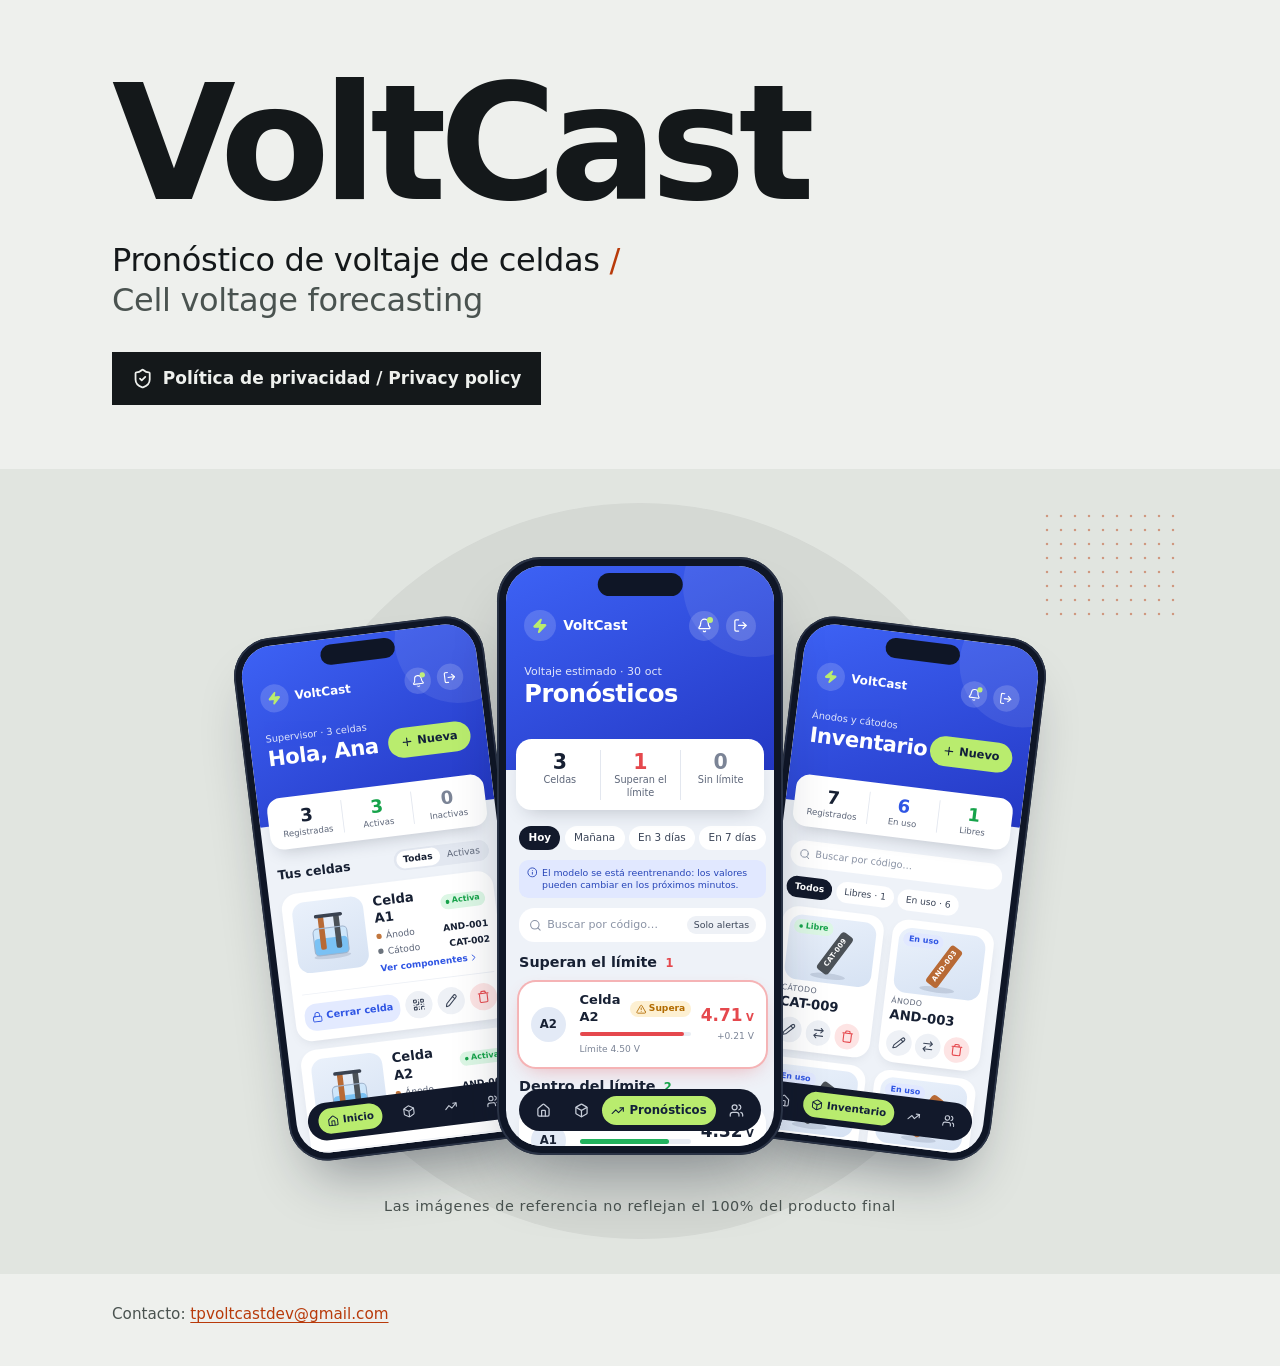
<file: index.html>
<!doctype html>
<html lang="es">
<head>
  <meta charset="utf-8">
  <meta name="viewport" content="width=device-width, initial-scale=1">
  <title>VoltCast</title>
  <meta name="description" content="Pronóstico de voltaje de celdas / Cell voltage forecasting">
  <link rel="icon" href="favicon.png" type="image/png">
  <link rel="stylesheet" href="style.css">
</head>
<body>
  <!-- Íconos reutilizados por las pantallas de muestra -->
  <svg width="0" height="0" style="position:absolute" aria-hidden="true">
    <symbol id="i-zap" viewBox="0 0 24 24"><path d="M4 14a1 1 0 0 1-.78-1.63l9.9-10.2a.5.5 0 0 1 .86.46l-1.92 6.02A1 1 0 0 0 13 10h7a1 1 0 0 1 .78 1.63l-9.9 10.2a.5.5 0 0 1-.86-.46l1.92-6.02A1 1 0 0 0 11 14z"/></symbol>
    <symbol id="i-bell" viewBox="0 0 24 24"><path d="M10.27 21a2 2 0 0 0 3.46 0"/><path d="M3.26 15.33A1 1 0 0 0 4 17h16a1 1 0 0 0 .74-1.67C19.41 13.96 18 12.5 18 8A6 6 0 0 0 6 8c0 4.5-1.41 5.96-2.74 7.33"/></symbol>
    <symbol id="i-out" viewBox="0 0 24 24"><path d="m16 17 5-5-5-5"/><path d="M21 12H9"/><path d="M9 21H5a2 2 0 0 1-2-2V5a2 2 0 0 1 2-2h4"/></symbol>
    <symbol id="i-plus" viewBox="0 0 24 24"><path d="M5 12h14M12 5v14"/></symbol>
    <symbol id="i-home" viewBox="0 0 24 24"><path d="M15 21v-8a1 1 0 0 0-1-1h-4a1 1 0 0 0-1 1v8"/><path d="M3 10a2 2 0 0 1 .71-1.53l7-6a2 2 0 0 1 2.58 0l7 6A2 2 0 0 1 21 10v9a2 2 0 0 1-2 2H5a2 2 0 0 1-2-2z"/></symbol>
    <symbol id="i-box" viewBox="0 0 24 24"><path d="M21 8a2 2 0 0 0-1-1.73l-7-4a2 2 0 0 0-2 0l-7 4A2 2 0 0 0 3 8v8a2 2 0 0 0 1 1.73l7 4a2 2 0 0 0 2 0l7-4A2 2 0 0 0 21 16Z"/><path d="m3.3 7 8.7 5 8.7-5M12 22V12"/></symbol>
    <symbol id="i-chart" viewBox="0 0 24 24"><path d="M16 7h6v6"/><path d="m22 7-8.5 8.5-5-5L2 17"/></symbol>
    <symbol id="i-users" viewBox="0 0 24 24"><path d="M16 21v-2a4 4 0 0 0-4-4H6a4 4 0 0 0-4 4v2"/><circle cx="9" cy="7" r="4"/><path d="M22 21v-2a4 4 0 0 0-3-3.87M16 3.13a4 4 0 0 1 0 7.75"/></symbol>
    <symbol id="i-lock" viewBox="0 0 24 24"><rect width="18" height="11" x="3" y="11" rx="2"/><path d="M7 11V7a5 5 0 0 1 10 0v4"/></symbol>
    <symbol id="i-unlock" viewBox="0 0 24 24"><rect width="18" height="11" x="3" y="11" rx="2"/><path d="M7 11V7a5 5 0 0 1 9.9-1"/></symbol>
    <symbol id="i-qr" viewBox="0 0 24 24"><rect width="5" height="5" x="3" y="3" rx="1"/><rect width="5" height="5" x="16" y="3" rx="1"/><rect width="5" height="5" x="3" y="16" rx="1"/><path d="M21 16h-3a2 2 0 0 0-2 2v3M21 21v.01M12 7v3a2 2 0 0 1-2 2H7M3 12h.01M12 3h.01M12 16v.01M16 12h1M21 12v.01M12 21v-1"/></symbol>
    <symbol id="i-edit" viewBox="0 0 24 24"><path d="M21.17 6.81a1 1 0 0 0-3.98-3.99L3.84 16.17a2 2 0 0 0-.5.83l-1.32 4.35a.5.5 0 0 0 .62.62l4.35-1.32a2 2 0 0 0 .83-.5z"/><path d="m15 5 4 4"/></symbol>
    <symbol id="i-trash" viewBox="0 0 24 24"><path d="M3 6h18M19 6v14c0 1-1 2-2 2H7c-1 0-2-1-2-2V6M8 6V4c0-1 1-2 2-2h4c1 0 2 1 2 2v2"/></symbol>
    <symbol id="i-swap" viewBox="0 0 24 24"><path d="m16 3 4 4-4 4M20 7H4M8 21l-4-4 4-4M4 17h16"/></symbol>
    <symbol id="i-search" viewBox="0 0 24 24"><circle cx="11" cy="11" r="8"/><path d="m21 21-4.3-4.3"/></symbol>
    <symbol id="i-info" viewBox="0 0 24 24"><circle cx="12" cy="12" r="10"/><path d="M12 16v-4M12 8h.01"/></symbol>
    <symbol id="i-alert" viewBox="0 0 24 24"><path d="m21.73 18-8-14a2 2 0 0 0-3.48 0l-8 14A2 2 0 0 0 4 21h16a2 2 0 0 0 1.73-3"/><path d="M12 9v4M12 17h.01"/></symbol>
    <symbol id="i-chev" viewBox="0 0 24 24"><path d="m9 18 6-6-6-6"/></symbol>
    <symbol id="cell" viewBox="0 0 80 80"><ellipse cx="40" cy="70" rx="26" ry="4" fill="#0b1a3a" opacity=".12"/><rect x="16" y="30" width="48" height="38" rx="6" fill="#bfe3ff" opacity=".55"/><rect x="16" y="44" width="48" height="24" rx="6" fill="#5fb6f2" opacity=".75"/><rect x="25" y="12" width="8" height="48" rx="3" fill="#b86a35"/><rect x="47" y="12" width="8" height="48" rx="3" fill="#4b5157"/><rect x="20" y="10" width="40" height="5" rx="2.5" fill="#3a4250"/><rect x="16" y="30" width="48" height="38" rx="6" fill="none" stroke="#9fb3cc" stroke-width="1.5"/></symbol>
  </svg>

  <header class="hero">
    <h1>VoltCast</h1>
    <p class="tagline">
      <span lang="es">Pronóstico de voltaje de celdas</span>
      <span class="sep" aria-hidden="true">/</span>
      <span lang="en">Cell voltage forecasting</span>
    </p>
    <a class="btn" href="privacy.html">
      <svg class="icon" viewBox="0 0 24 24" aria-hidden="true"><path d="M20 13c0 5-3.5 7.5-7.66 8.95a1 1 0 0 1-.67-.01C7.5 20.5 4 18 4 13V6a1 1 0 0 1 1-1c2 0 4.5-1.2 6.24-2.72a1.17 1.17 0 0 1 1.52 0C14.51 3.81 17 5 19 5a1 1 0 0 1 1 1z"/><path d="m9 12 2 2 4-4"/></svg>
      Política de privacidad / Privacy policy
    </a>
  </header>
  <main>
    <figure class="showcase">
      <div class="stage" role="img" aria-label="Tres pantallas de la app: celdas del supervisor, inventario de ánodos y cátodos, y pronósticos de voltaje / Three app screens: supervisor cells, anode and cathode inventory, and voltage forecasts">

        <!-- 1 · Inicio -->
        <div class="phone">
          <div class="screen">
            <div class="ah">
              <div class="bar"><span class="brand"><span class="badge"><svg class="icon"><use href="#i-zap"/></svg></span>VoltCast</span><span><span class="round dot"><svg class="icon"><use href="#i-bell"/></svg></span><span class="round"><svg class="icon"><use href="#i-out"/></svg></span></span></div>
              <div class="greet"><div><small>Supervisor · 3 celdas</small><b>Hola, Ana</b></div><span class="cta"><svg class="icon"><use href="#i-plus"/></svg>Nueva</span></div>
            </div>
            <div class="stats"><div><b>3</b>Registradas</div><div><b class="ok">3</b>Activas</div><div><b class="dim">0</b>Inactivas</div></div>
            <div class="body">
              <div class="row"><h4>Tus celdas</h4><span class="seg"><i class="on">Todas</i><i>Activas</i></span></div>
              <div class="card">
                <div class="cell"><span class="thumb"><svg><use href="#cell"/></svg></span><div><div class="row"><h5>Celda A1</h5><span class="pill ok">Activa</span></div><p><i class="an"></i>Ánodo<b>AND-001</b></p><p><i class="ca"></i>Cátodo<b>CAT-002</b></p><a>Ver componentes<svg class="icon"><use href="#i-chev"/></svg></a></div></div>
                <div class="acts"><span class="wide soft"><svg class="icon"><use href="#i-lock"/></svg>Cerrar celda</span><span class="sq"><svg class="icon"><use href="#i-qr"/></svg></span><span class="sq"><svg class="icon"><use href="#i-edit"/></svg></span><span class="sq bad"><svg class="icon"><use href="#i-trash"/></svg></span></div>
              </div>
              <div class="card">
                <div class="cell"><span class="thumb"><svg><use href="#cell"/></svg></span><div><div class="row"><h5>Celda A2</h5><span class="pill ok">Activa</span></div><p><i class="an"></i>Ánodo<b>AND-002</b></p><p><i class="ca"></i>Cátodo<b>CAT-001</b></p><a>Ver componentes<svg class="icon"><use href="#i-chev"/></svg></a></div></div>
                <div class="acts"><span class="wide solid"><svg class="icon"><use href="#i-unlock"/></svg>Abrir celda</span><span class="sq"><svg class="icon"><use href="#i-qr"/></svg></span><span class="sq"><svg class="icon"><use href="#i-edit"/></svg></span><span class="sq bad"><svg class="icon"><use href="#i-trash"/></svg></span></div>
              </div>
            </div>
            <nav class="tabs"><span class="on"><svg class="icon"><use href="#i-home"/></svg>Inicio</span><span><svg class="icon"><use href="#i-box"/></svg></span><span><svg class="icon"><use href="#i-chart"/></svg></span><span><svg class="icon"><use href="#i-users"/></svg></span></nav>
          </div>
        </div>

        <!-- 2 · Pronósticos (al frente) -->
        <div class="phone">
          <div class="screen">
            <div class="ah">
              <div class="bar"><span class="brand"><span class="badge"><svg class="icon"><use href="#i-zap"/></svg></span>VoltCast</span><span><span class="round dot"><svg class="icon"><use href="#i-bell"/></svg></span><span class="round"><svg class="icon"><use href="#i-out"/></svg></span></span></div>
              <div class="greet"><div><small>Voltaje estimado · 30 oct</small><b>Pronósticos</b></div></div>
            </div>
            <div class="stats"><div><b>3</b>Celdas</div><div><b class="bad">1</b>Superan el límite</div><div><b class="dim">0</b>Sin límite</div></div>
            <div class="body">
              <div class="chips"><i class="on">Hoy</i><i>Mañana</i><i>En 3 días</i><i>En 7 días</i></div>
              <p class="note"><svg class="icon"><use href="#i-info"/></svg>El modelo se está reentrenando: los valores pueden cambiar en los próximos minutos.</p>
              <div class="search"><svg class="icon"><use href="#i-search"/></svg>Buscar por código…<i>Solo alertas</i></div>
              <h4>Superan el límite <em>1</em></h4>
              <div class="fc alert"><span class="code">A2</span><div><div class="row"><h5>Celda A2</h5><span class="pill warn"><svg class="icon"><use href="#i-alert"/></svg>Supera</span></div><span class="meter"><i style="width:94%"></i></span><small>Límite 4.50 V</small></div><div class="v"><b>4.71<small> V</small></b><small>+0.21 V</small></div></div>
              <h4>Dentro del límite <em class="ok">2</em></h4>
              <div class="fc"><span class="code">A1</span><div><div class="row"><h5>Celda A1</h5></div><span class="meter ok"><i style="width:80%"></i></span><small>Límite 4.50 V</small></div><div class="v"><b>4.32<small> V</small></b><small>−0.18 V</small></div></div>
              <div class="fc"><span class="code">A3</span><div><div class="row"><h5>Celda A3</h5></div><span class="meter ok"><i style="width:72%"></i></span><small>Límite 4.50 V</small></div><div class="v"><b>4.18<small> V</small></b><small>−0.32 V</small></div></div>
            </div>
            <nav class="tabs"><span><svg class="icon"><use href="#i-home"/></svg></span><span><svg class="icon"><use href="#i-box"/></svg></span><span class="on"><svg class="icon"><use href="#i-chart"/></svg>Pronósticos</span><span><svg class="icon"><use href="#i-users"/></svg></span></nav>
          </div>
        </div>

        <!-- 3 · Inventario -->
        <div class="phone">
          <div class="screen">
            <div class="ah">
              <div class="bar"><span class="brand"><span class="badge"><svg class="icon"><use href="#i-zap"/></svg></span>VoltCast</span><span><span class="round dot"><svg class="icon"><use href="#i-bell"/></svg></span><span class="round"><svg class="icon"><use href="#i-out"/></svg></span></span></div>
              <div class="greet"><div><small>Ánodos y cátodos</small><b>Inventario</b></div><span class="cta"><svg class="icon"><use href="#i-plus"/></svg>Nuevo</span></div>
            </div>
            <div class="stats"><div><b>7</b>Registrados</div><div><b class="info">6</b>En uso</div><div><b class="ok">1</b>Libres</div></div>
            <div class="body">
              <div class="search"><svg class="icon"><use href="#i-search"/></svg>Buscar por código…</div>
              <div class="chips"><i class="on">Todos</i><i>Libres · 1</i><i>En uso · 6</i></div>
              <div class="grid">
                <div class="item"><span class="thumb"><span class="pill ok">Libre</span><svg viewBox="0 0 100 70"><ellipse cx="50" cy="64" rx="20" ry="3.5" fill="#0b1a3a" opacity=".12"/><g transform="rotate(30 50 34) translate(6 0)"><rect x="42" y="8" width="16" height="52" rx="4" fill="#4b5157"/><text x="50" y="33" transform="rotate(-90 50 33)">CAT-009</text></g></svg></span><small>Cátodo</small><h5>CAT-009</h5><span class="mini"><i><svg class="icon"><use href="#i-edit"/></svg></i><i><svg class="icon"><use href="#i-swap"/></svg></i><i class="bad"><svg class="icon"><use href="#i-trash"/></svg></i></span></div>
                <div class="item"><span class="thumb"><span class="pill info">En uso</span><svg viewBox="0 0 100 70"><ellipse cx="50" cy="64" rx="20" ry="3.5" fill="#0b1a3a" opacity=".12"/><g transform="rotate(30 50 34) translate(6 0)"><rect x="42" y="8" width="16" height="52" rx="4" fill="#b86a35"/><text x="50" y="33" transform="rotate(-90 50 33)">AND-003</text></g></svg></span><small>Ánodo</small><h5>AND-003</h5><span class="mini"><i><svg class="icon"><use href="#i-edit"/></svg></i><i><svg class="icon"><use href="#i-swap"/></svg></i><i class="bad"><svg class="icon"><use href="#i-trash"/></svg></i></span></div>
                <div class="item"><span class="thumb"><span class="pill info">En uso</span><svg viewBox="0 0 100 70"><ellipse cx="50" cy="64" rx="20" ry="3.5" fill="#0b1a3a" opacity=".12"/><g transform="rotate(30 50 34) translate(6 0)"><rect x="42" y="8" width="16" height="52" rx="4" fill="#4b5157"/><text x="50" y="33" transform="rotate(-90 50 33)">CAT-002</text></g></svg></span><small>Cátodo</small><h5>CAT-002</h5><span class="mini"><i><svg class="icon"><use href="#i-edit"/></svg></i><i><svg class="icon"><use href="#i-swap"/></svg></i><i class="bad"><svg class="icon"><use href="#i-trash"/></svg></i></span></div>
                <div class="item"><span class="thumb"><span class="pill info">En uso</span><svg viewBox="0 0 100 70"><ellipse cx="50" cy="64" rx="20" ry="3.5" fill="#0b1a3a" opacity=".12"/><g transform="rotate(30 50 34) translate(6 0)"><rect x="42" y="8" width="16" height="52" rx="4" fill="#b86a35"/><text x="50" y="33" transform="rotate(-90 50 33)">AND-001</text></g></svg></span><small>Ánodo</small><h5>AND-001</h5><span class="mini"><i><svg class="icon"><use href="#i-edit"/></svg></i><i><svg class="icon"><use href="#i-swap"/></svg></i><i class="bad"><svg class="icon"><use href="#i-trash"/></svg></i></span></div>
              </div>
            </div>
            <nav class="tabs"><span><svg class="icon"><use href="#i-home"/></svg></span><span class="on"><svg class="icon"><use href="#i-box"/></svg>Inventario</span><span><svg class="icon"><use href="#i-chart"/></svg></span><span><svg class="icon"><use href="#i-users"/></svg></span></nav>
          </div>
        </div>

      </div>
      <figcaption>Las imágenes de referencia no reflejan el 100% del producto final</figcaption>
    </figure>
  </main>
  <footer>
    <p>Contacto: <a href="mailto:tpvoltcastdev@gmail.com">tpvoltcastdev@gmail.com</a></p>
  </footer>
</body>
</html>
</file>
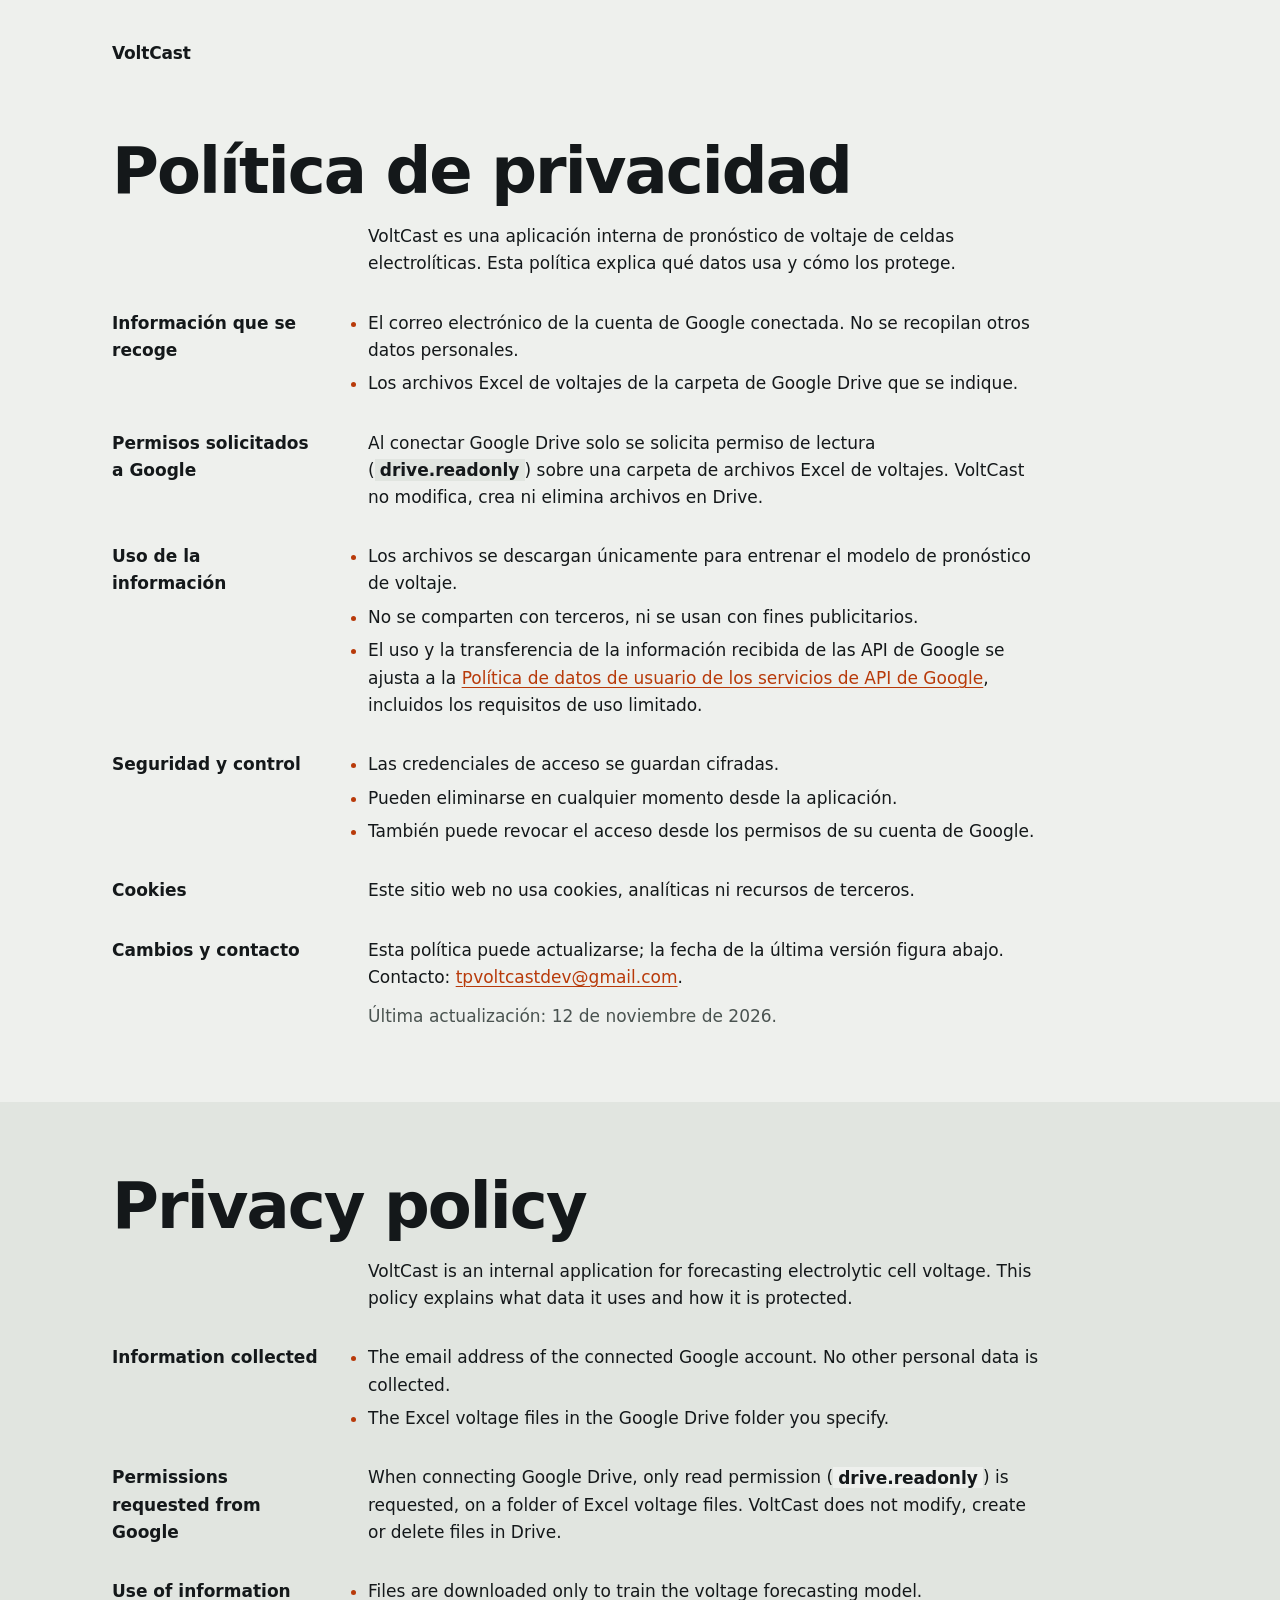
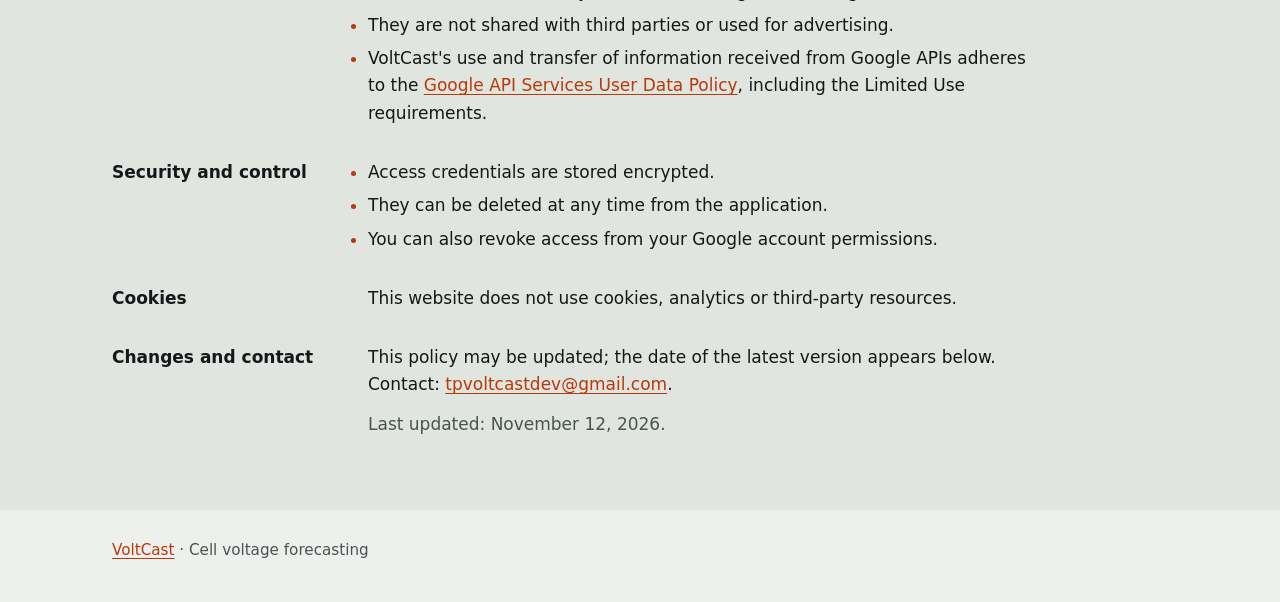
<file: privacy.html>
<!doctype html>
<html lang="es">
<head>
  <meta charset="utf-8">
  <meta name="viewport" content="width=device-width, initial-scale=1">
  <title>Política de privacidad / Privacy policy – VoltCast</title>
  <link rel="icon" href="favicon.png" type="image/png">
  <link rel="stylesheet" href="style.css">
</head>
<body>
  <header class="doc-head">
    <a class="wordmark" href="index.html">VoltCast</a>
  </header>
  <main>
    <section lang="es">
      <h2>Política de privacidad</h2>
      <p>VoltCast es una aplicación interna de pronóstico de voltaje de celdas electrolíticas. Esta política explica qué datos usa y cómo los protege.</p>

      <h3>Información que se recoge</h3>
      <ul>
        <li>El correo electrónico de la cuenta de Google conectada. No se recopilan otros datos personales.</li>
        <li>Los archivos Excel de voltajes de la carpeta de Google Drive que se indique.</li>
      </ul>

      <h3>Permisos solicitados a Google</h3>
      <p>Al conectar Google Drive solo se solicita permiso de lectura (<code>drive.readonly</code>) sobre una carpeta de archivos Excel de voltajes. VoltCast no modifica, crea ni elimina archivos en Drive.</p>

      <h3>Uso de la información</h3>
      <ul>
        <li>Los archivos se descargan únicamente para entrenar el modelo de pronóstico de voltaje.</li>
        <li>No se comparten con terceros, ni se usan con fines publicitarios.</li>
        <li>El uso y la transferencia de la información recibida de las API de Google se ajusta a la <a href="https://developers.google.com/terms/api-services-user-data-policy">Política de datos de usuario de los servicios de API de Google</a>, incluidos los requisitos de uso limitado.</li>
      </ul>

      <h3>Seguridad y control</h3>
      <ul>
        <li>Las credenciales de acceso se guardan cifradas.</li>
        <li>Pueden eliminarse en cualquier momento desde la aplicación.</li>
        <li>También puede revocar el acceso desde los permisos de su cuenta de Google.</li>
      </ul>

      <h3>Cookies</h3>
      <p>Este sitio web no usa cookies, analíticas ni recursos de terceros.</p>

      <h3>Cambios y contacto</h3>
      <p>Esta política puede actualizarse; la fecha de la última versión figura abajo. Contacto: <a href="mailto:tpvoltcastdev@gmail.com">tpvoltcastdev@gmail.com</a>.</p>
      <p class="updated">Última actualización: 12 de noviembre de 2026.</p>
    </section>

    <section lang="en">
      <h2>Privacy policy</h2>
      <p>VoltCast is an internal application for forecasting electrolytic cell voltage. This policy explains what data it uses and how it is protected.</p>

      <h3>Information collected</h3>
      <ul>
        <li>The email address of the connected Google account. No other personal data is collected.</li>
        <li>The Excel voltage files in the Google Drive folder you specify.</li>
      </ul>

      <h3>Permissions requested from Google</h3>
      <p>When connecting Google Drive, only read permission (<code>drive.readonly</code>) is requested, on a folder of Excel voltage files. VoltCast does not modify, create or delete files in Drive.</p>

      <h3>Use of information</h3>
      <ul>
        <li>Files are downloaded only to train the voltage forecasting model.</li>
        <li>They are not shared with third parties or used for advertising.</li>
        <li>VoltCast's use and transfer of information received from Google APIs adheres to the <a href="https://developers.google.com/terms/api-services-user-data-policy">Google API Services User Data Policy</a>, including the Limited Use requirements.</li>
      </ul>

      <h3>Security and control</h3>
      <ul>
        <li>Access credentials are stored encrypted.</li>
        <li>They can be deleted at any time from the application.</li>
        <li>You can also revoke access from your Google account permissions.</li>
      </ul>

      <h3>Cookies</h3>
      <p>This website does not use cookies, analytics or third-party resources.</p>

      <h3>Changes and contact</h3>
      <p>This policy may be updated; the date of the latest version appears below. Contact: <a href="mailto:tpvoltcastdev@gmail.com">tpvoltcastdev@gmail.com</a>.</p>
      <p class="updated">Last updated: November 12, 2026.</p>
    </section>
  </main>
  <footer>
    <p><a href="index.html">VoltCast</a> · Cell voltage forecasting</p>
  </footer>
</body>
</html>
</file>
<file: style.css>
/* VoltCast — sistema visual.
   Tinta grafito sobre papel gris verdoso; un solo acento (señal naranja) reservado
   para lo pronosticado y la acción. Sin fuentes externas: pila industrial del sistema. */

:root {
  --ground: #eef0ed;
  --band: #e1e5e0;
  --ink: #14181a;
  --muted: #4a5350;
  --accent: #b83a0a;
  --field: #14181a;
  --field-ink: #e9ece8;
  --field-muted: #9aa5a0;
  --field-accent: #ff8a4c;
  --gutter: max(1.25rem, calc((100% - 66rem) / 2));
  --font: Bahnschrift, "DIN Alternate", "Franklin Gothic Medium", system-ui, sans-serif;
  color-scheme: light dark;
}

@media (prefers-color-scheme: dark) {
  :root {
    --ground: #101413;
    --band: #181e1c;
    --ink: #e9ece8;
    --muted: #a3aea9;
    --accent: #ff8a4c;
    --field: #1d2421;
  }
}

* { box-sizing: border-box; }

body {
  margin: 0;
  background: var(--ground);
  color: var(--ink);
  font: 1.0625rem/1.6 var(--font);
  font-variant-numeric: tabular-nums;
}

header, section, main > figure, footer { padding-inline: var(--gutter); }

a { color: var(--accent); text-underline-offset: 0.2em; text-decoration-thickness: 0.08em; }
a:hover { text-decoration-thickness: 0.16em; }
:focus-visible { outline: 3px solid var(--accent); outline-offset: 3px; }

/* Botón: único componente de acción. Plano, esquinas rectas, un solo relleno. */
.btn {
  display: inline-flex; align-items: center; gap: 0.6rem;
  padding: 0.8rem 1.25rem;
  background: var(--ink); color: var(--ground);
  font-weight: 600; text-decoration: none;
  transition: background-color 0.15s;
}
.btn:hover { background: var(--accent); color: var(--ground); }
@media (prefers-color-scheme: dark) { .btn:hover { color: #101413; } }
.icon { width: 1.25em; height: 1.25em; flex: none; fill: none; stroke: currentColor; stroke-width: 2; stroke-linecap: round; stroke-linejoin: round; }

/* Marca */
.wordmark { display: inline-flex; align-items: center; gap: 0.5rem; font-weight: 700; letter-spacing: -0.01em; color: var(--ink); text-decoration: none; }

/* Portada */
.hero { padding-top: clamp(2rem, 6vw, 4.5rem); padding-bottom: clamp(2.5rem, 6vw, 4rem); }
.hero h1 {
  margin: 0; display: flex; align-items: center; gap: 0.12em;
  font-size: clamp(3.75rem, 15vw, 10rem); line-height: 0.9; letter-spacing: -0.045em; font-weight: 700;
}
.tagline { margin: 1.5rem 0 2rem; font-size: clamp(1.4rem, 3.2vw, 2rem); line-height: 1.25; letter-spacing: -0.01em; }
.tagline .sep { color: var(--accent); }
.tagline span[lang="en"] { display: block; color: var(--muted); }

/* Muestra: tres pantallas de la app en teléfonos, sobre la banda.
   Todo dentro del teléfono va en em: .stage fija la escala. */
main > figure { margin: 0; padding-block: clamp(3rem, 7vw, 5.5rem) clamp(2rem, 5vw, 3.5rem); background: var(--band); position: relative; overflow: hidden; }
.showcase::before { /* disco de fondo + trama de puntos, como en las referencias */
  content: ""; position: absolute; left: 50%; top: 50%; width: min(46rem, 92vw); aspect-ratio: 1; translate: -50% -50%;
  border-radius: 50%; background: var(--ink); opacity: 0.06;
}
.showcase::after {
  content: ""; position: absolute; right: calc(var(--gutter) - 1rem); top: 2.5rem; width: 9rem; height: 7rem;
  background: radial-gradient(var(--accent) 1.4px, transparent 1.6px) 0 0 / 14px 14px; opacity: 0.45;
}
figcaption { position: relative; margin: 2.5rem auto 0; text-align: center; color: var(--muted); font-size: 0.9rem; letter-spacing: 0.04em; }

.stage { position: relative; z-index: 1; display: flex; justify-content: center; align-items: center; font-size: clamp(8px, 1.15vw, 13px); }
.phone {
  flex: none; width: 22em; height: 46em; padding: 0.7em; border-radius: 3.4em; position: relative;
  background: #0f1626; box-shadow: 0 0 0 0.15em #2a3346 inset, 0 3em 5em -2em rgb(15 22 38 / 0.45);
}
.phone::before { content: ""; position: absolute; z-index: 3; top: 1.25em; left: 50%; translate: -50%; width: 6.5em; height: 1.75em; border-radius: 1em; background: #0f1626; }
.phone:nth-child(1) { rotate: -7deg; translate: 2.5em 2.5em; scale: 0.88; }
.phone:nth-child(2) { z-index: 2; }
.phone:nth-child(3) { rotate: 7deg; translate: -2.5em 2.5em; scale: 0.88; }

.screen {
  height: 100%; border-radius: 2.75em; overflow: hidden; position: relative;
  background: #eef2f8; color: #172033; font: 1em/1.3 "Segoe UI", system-ui, sans-serif; font-variant-numeric: tabular-nums;
}
.screen .icon { width: 1.15em; height: 1.15em; }
.screen h4, .screen h5, .screen p { margin: 0; }
.screen i { font-style: normal; }
.row { display: flex; align-items: center; justify-content: space-between; gap: 0.5em; }
.ok { color: #16a34a; } .bad { color: #e5484d; } .info { color: #2f55e4; } .dim { color: #7b8496; }

/* Cabecera azul */
.ah { position: relative; overflow: hidden; padding: 3.4em 1.4em 4.6em; color: #fff; background: linear-gradient(155deg, #3d62f5, #2438c4); }
.ah::after { content: ""; position: absolute; right: -4em; top: -4em; width: 11em; height: 11em; border-radius: 50%; background: rgb(255 255 255 / 0.08); }
.bar { display: flex; justify-content: space-between; align-items: center; }
.brand { display: flex; align-items: center; gap: 0.55em; font-weight: 700; font-size: 1.05em; }
.badge, .round { display: inline-grid; place-items: center; width: 2.3em; height: 2.3em; border-radius: 50%; background: rgb(255 255 255 / 0.16); }
.badge { color: #b9ec6e; } .badge .icon { fill: currentColor; }
.round { position: relative; margin-left: 0.5em; }
.round.dot::after { content: ""; position: absolute; top: 0.45em; right: 0.5em; width: 0.45em; height: 0.45em; border-radius: 50%; background: #b9ec6e; }
.greet { margin-top: 1.8em; display: flex; justify-content: space-between; align-items: flex-end; }
.greet small { display: block; font-size: 0.85em; opacity: 0.85; }
.greet b { font-size: 1.85em; letter-spacing: -0.02em; }
.cta { display: inline-flex; align-items: center; gap: 0.3em; padding: 0.65em 1.1em; border-radius: 2em; background: #b9ec6e; color: #12203a; font-weight: 700; }

.stats { position: relative; margin: -3.2em 1em 0; display: grid; grid-template-columns: repeat(3, 1fr); padding: 1.1em 0.4em; border-radius: 1.6em; background: #fff; box-shadow: 0 1em 2em -1em rgb(23 32 51 / 0.25); text-align: center; font-size: 0.75em; color: #5d6679; }
.stats div + div { border-left: 1px solid #e3e7ef; }
.stats b { display: block; font-size: 2.1em; line-height: 1.2; color: #172033; }
.stats b.ok { color: #16a34a; } .stats b.bad { color: #e5484d; } .stats b.info { color: #2f55e4; } .stats b.dim { color: #7b8496; }

.body { padding: 1.2em 1em 6em; display: grid; gap: 0.8em; }
.body h4 { font-size: 1.1em; }
.body h4 em { font-style: normal; color: #e5484d; font-size: 0.8em; margin-left: 0.3em; }
.body h4 em.ok { color: #16a34a; }
.seg { display: flex; padding: 0.2em; border-radius: 2em; background: #e2e7f0; font-size: 0.8em; }
.seg i { padding: 0.35em 0.8em; border-radius: 2em; color: #5d6679; }
.seg .on { background: #fff; color: #172033; font-weight: 600; }
.pill { display: inline-flex; align-items: center; gap: 0.3em; padding: 0.25em 0.65em; border-radius: 2em; font-size: 0.7em; font-weight: 600; }
.pill.ok { background: #dcf7e5; } .pill.ok::before { content: ""; width: 0.5em; height: 0.5em; border-radius: 50%; background: currentColor; }
.pill.info { background: #e1e8ff; }
.pill.warn { background: #fdf0d2; color: #b26b00; }

/* Tarjetas de celda */
.card { background: #fff; border-radius: 1.4em; padding: 0.85em; box-shadow: 0 0.4em 1.2em -0.6em rgb(23 32 51 / 0.18); }
.cell { display: grid; grid-template-columns: 6.2em 1fr; gap: 0.9em; }
.thumb { display: grid; place-items: center; aspect-ratio: 1; border-radius: 1.1em; background: linear-gradient(160deg, #eaf1fb, #d6e2f3); position: relative; }
.thumb svg { width: 80%; height: 80%; }
.cell h5 { font-size: 1.15em; }
.cell p { display: flex; align-items: center; gap: 0.45em; margin-top: 0.35em; font-size: 0.8em; color: #5d6679; }
.cell p b { margin-left: auto; color: #172033; }
.cell p i { width: 0.55em; height: 0.55em; border-radius: 50%; }
.an { background: #c2773e; } .ca { background: #6b737d; }
.cell a { display: inline-flex; align-items: center; gap: 0.15em; margin-top: 0.6em; color: #2f55e4; font-size: 0.78em; font-weight: 600; }
.acts { display: flex; gap: 0.45em; margin-top: 0.8em; padding-top: 0.8em; border-top: 1px solid #eef1f6; }
.acts > span { display: grid; place-items: center; height: 2.4em; border-radius: 1.2em; }
.acts .wide { flex: 1; display: flex; align-items: center; justify-content: center; gap: 0.4em; font-size: 0.85em; height: 2.8em; font-weight: 600; }
.acts .soft { background: #e3eaff; color: #2f55e4; }
.acts .solid { background: #2f55e4; color: #fff; }
.acts .sq { width: 2.4em; background: #eef1f6; color: #3b4558; }
.acts .sq.bad, .mini .bad { background: #fde4e4; color: #e5484d; }

/* Pronósticos */
.chips { display: flex; gap: 0.4em; font-size: 0.8em; }
.chips i { padding: 0.5em 0.9em; border-radius: 2em; background: #fff; color: #3b4558; white-space: nowrap; }
.chips .on { background: #12192b; color: #fff; font-weight: 600; }
.note { display: flex; gap: 0.5em; padding: 0.7em 0.8em; border-radius: 1em; background: #e1e8ff; color: #2846b8; font-size: 0.72em; }
.note .icon { flex: none; }
.search { display: flex; align-items: center; gap: 0.5em; padding: 0.75em 0.9em; border-radius: 1.4em; background: #fff; color: #8a93a5; font-size: 0.85em; }
.search i { margin-left: auto; padding: 0.3em 0.7em; border-radius: 1em; background: #eef1f6; color: #3b4558; font-size: 0.85em; }
.fc { display: grid; grid-template-columns: 3em 1fr auto; gap: 0.75em; align-items: center; padding: 0.8em 0.9em; border-radius: 1.3em; background: #fff; box-shadow: 0 0.4em 1.2em -0.6em rgb(23 32 51 / 0.18); }
.fc.alert { box-shadow: 0 0 0 0.15em #f5b3b5, 0 0.6em 1.6em -0.6em rgb(229 72 77 / 0.45); }
.fc .code { display: grid; place-items: center; width: 3em; height: 3em; border-radius: 50%; background: #e3eaf6; font-weight: 700; font-size: 0.9em; }
.fc h5 { font-size: 1em; }
.fc small { color: #7b8496; font-size: 0.7em; }
.meter { display: block; height: 0.35em; margin: 0.45em 0 0.25em; border-radius: 1em; background: #e8ecf3; }
.meter i { display: block; height: 100%; border-radius: inherit; background: #e5484d; }
.meter.ok i { background: #22b35e; }
.v { text-align: right; }
.v b { display: block; font-size: 1.3em; color: #172033; }
.alert .v b { color: #e5484d; }
.v b small { font-size: 0.6em; color: inherit; }

/* Inventario */
.grid { display: grid; grid-template-columns: 1fr 1fr; gap: 0.7em; }
.item { padding: 0.65em; border-radius: 1.4em; background: #fff; box-shadow: 0 0.4em 1.2em -0.6em rgb(23 32 51 / 0.18); }
.item .thumb { aspect-ratio: 4 / 3; }
.item .thumb svg { width: 100%; height: 100%; }
.item .thumb .pill { position: absolute; top: 0.6em; left: 0.6em; }
.item text { font: 700 8px "Segoe UI", system-ui, sans-serif; fill: #fff; text-anchor: middle; dominant-baseline: middle; letter-spacing: 0.04em; }
.item small { display: block; margin-top: 0.6em; color: #5d6679; font-size: 0.68em; text-transform: uppercase; letter-spacing: 0.05em; }
.item h5 { font-size: 1.15em; }
.mini { display: flex; gap: 0.35em; margin-top: 0.5em; }
.mini i { display: grid; place-items: center; width: 2.2em; height: 2.2em; border-radius: 50%; background: #eef1f6; color: #3b4558; }

/* Barra inferior */
.tabs { position: absolute; z-index: 2; left: 1em; right: 1em; bottom: 1.1em; display: flex; justify-content: space-around; align-items: center; padding: 0.45em; border-radius: 2em; background: #12192b; color: #c6ccd8; }
.tabs span { display: inline-flex; align-items: center; gap: 0.4em; padding: 0.6em 0.8em; border-radius: 2em; }
.tabs .on { background: #b9ec6e; color: #12203a; font-weight: 700; font-size: 0.9em; }

/* En móvil el teléfono central queda entero y los laterales asoman recortados. */
@media (max-width: 40rem) {
  .stage { font-size: 11px; }
  .phone:nth-child(1) { translate: 5em 3em; }
  .phone:nth-child(3) { translate: -5em 3em; }
}

/* Política: lectura de documento. Subtítulo a la izquierda, texto a la derecha. */
.doc-head { padding-top: clamp(1.5rem, 4vw, 2.5rem); }
section[lang] { padding-block: clamp(2.5rem, 6vw, 4.5rem); display: grid; grid-template-columns: 1fr; column-gap: 3rem; }
section[lang="en"] { background: var(--band); }
section h2 { grid-column: 1 / -1; margin: 0 0 1.25rem; font-size: clamp(2.25rem, 6vw, 4rem); line-height: 1; letter-spacing: -0.03em; }
section h3 { margin: 2rem 0 0.35rem; font-size: 1.0625rem; font-weight: 700; }
section p, section ul { margin: 0; max-width: 42rem; }
section p + p { margin-top: 0.75rem; }
section ul { padding-left: 0; list-style-position: outside; }
section li + li { margin-top: 0.4rem; }
section li::marker { color: var(--accent); }
code { font: inherit; font-weight: 600; background: var(--band); padding: 0.05em 0.3em; }
section[lang="en"] code { background: var(--ground); }
.updated { color: var(--muted); }

@media (min-width: 52rem) {
  section[lang] { grid-template-columns: 13rem 1fr; }
  section h3 { grid-column: 1; margin: 2rem 0 0; }
  section h2 ~ :not(h3) { grid-column: 2; }
  section h3 + * { margin-top: 2rem; }
}

footer { padding-block: 1.75rem 2.5rem; color: var(--muted); font-size: 0.95rem; }
footer p { margin: 0; }
</file>
